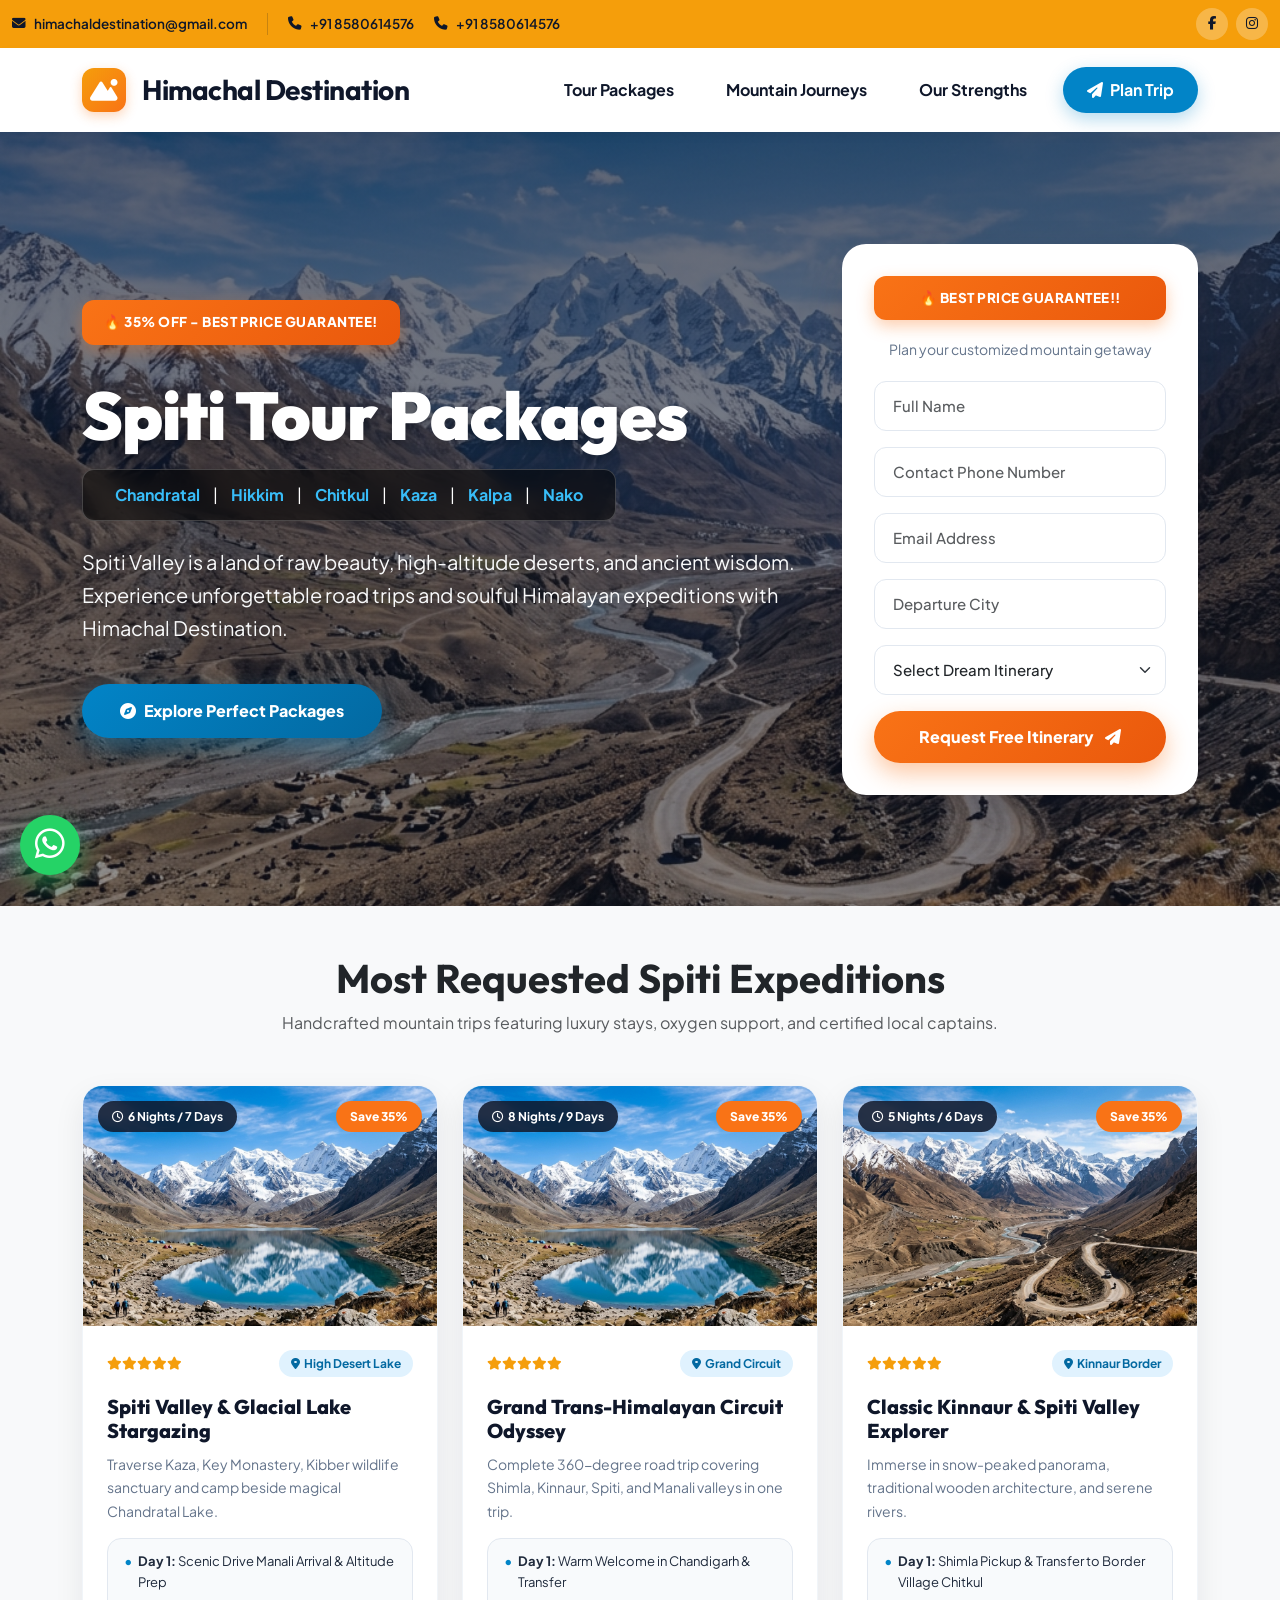
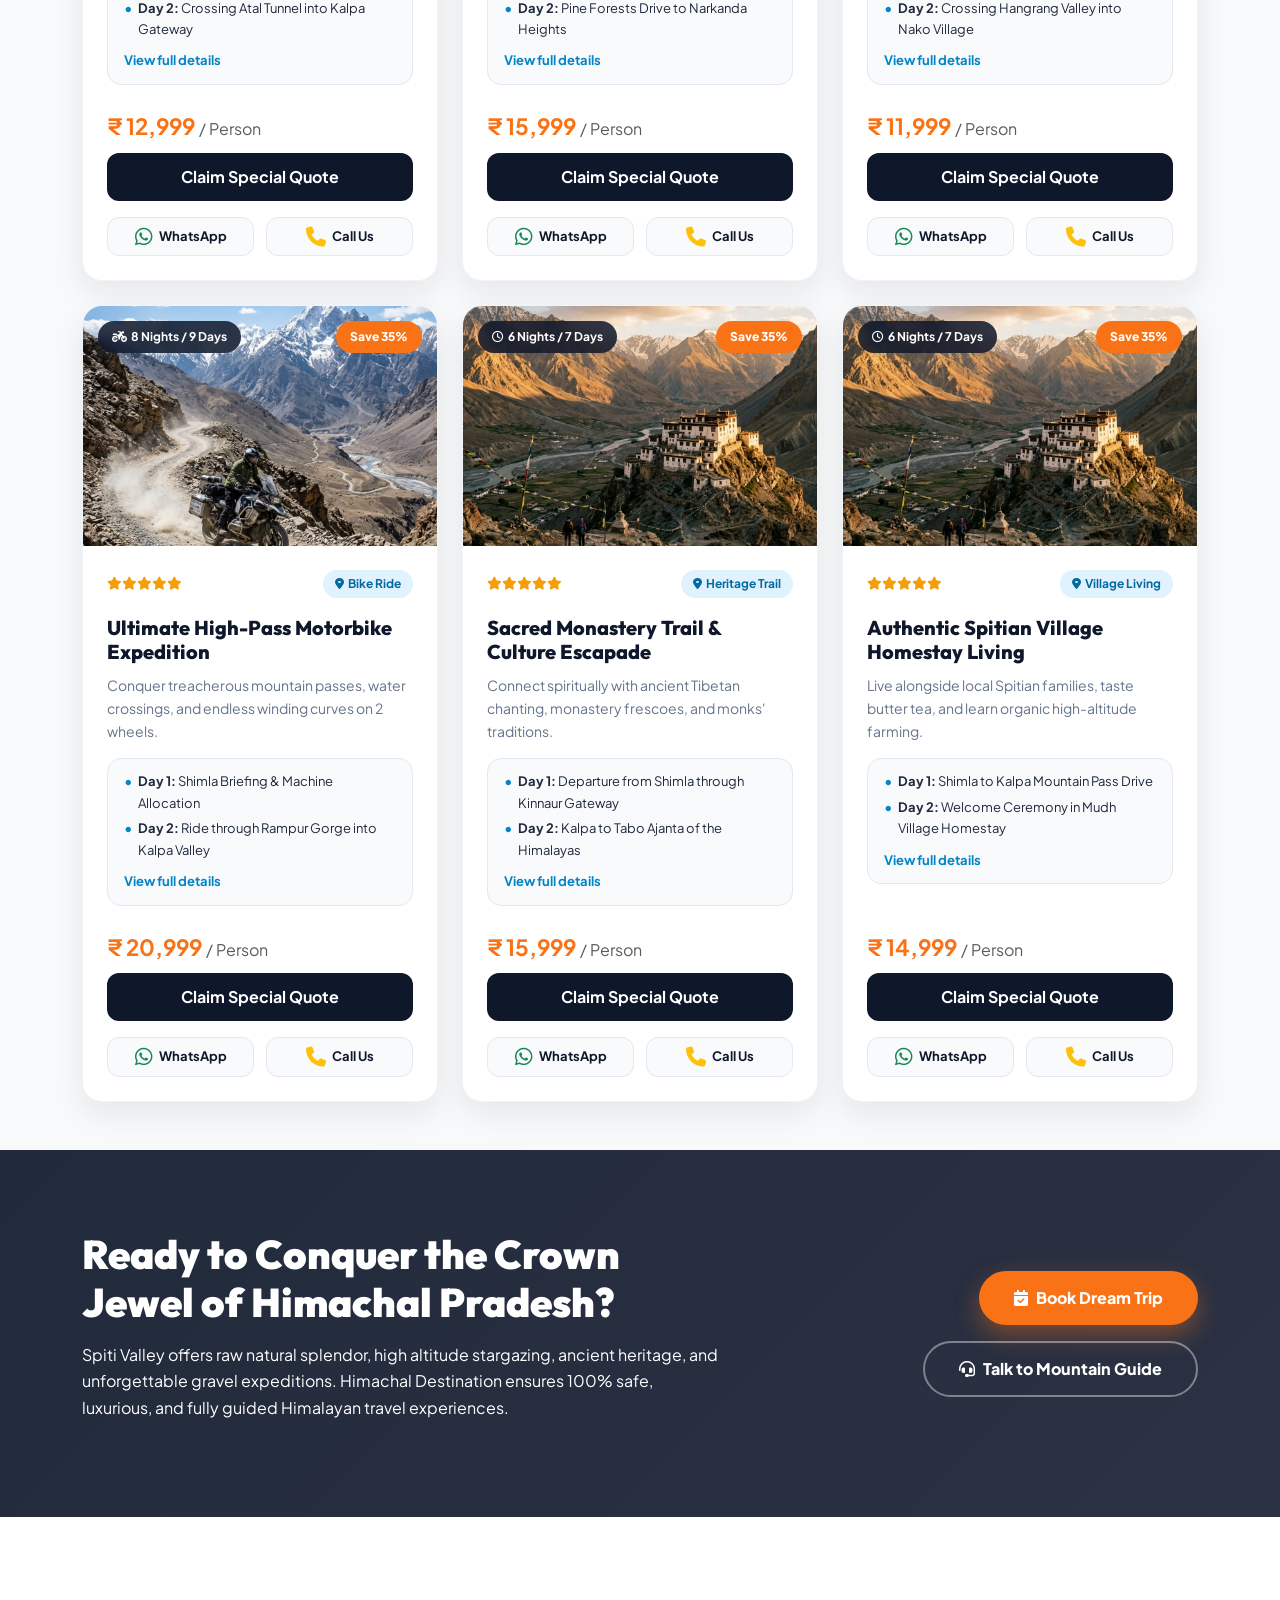
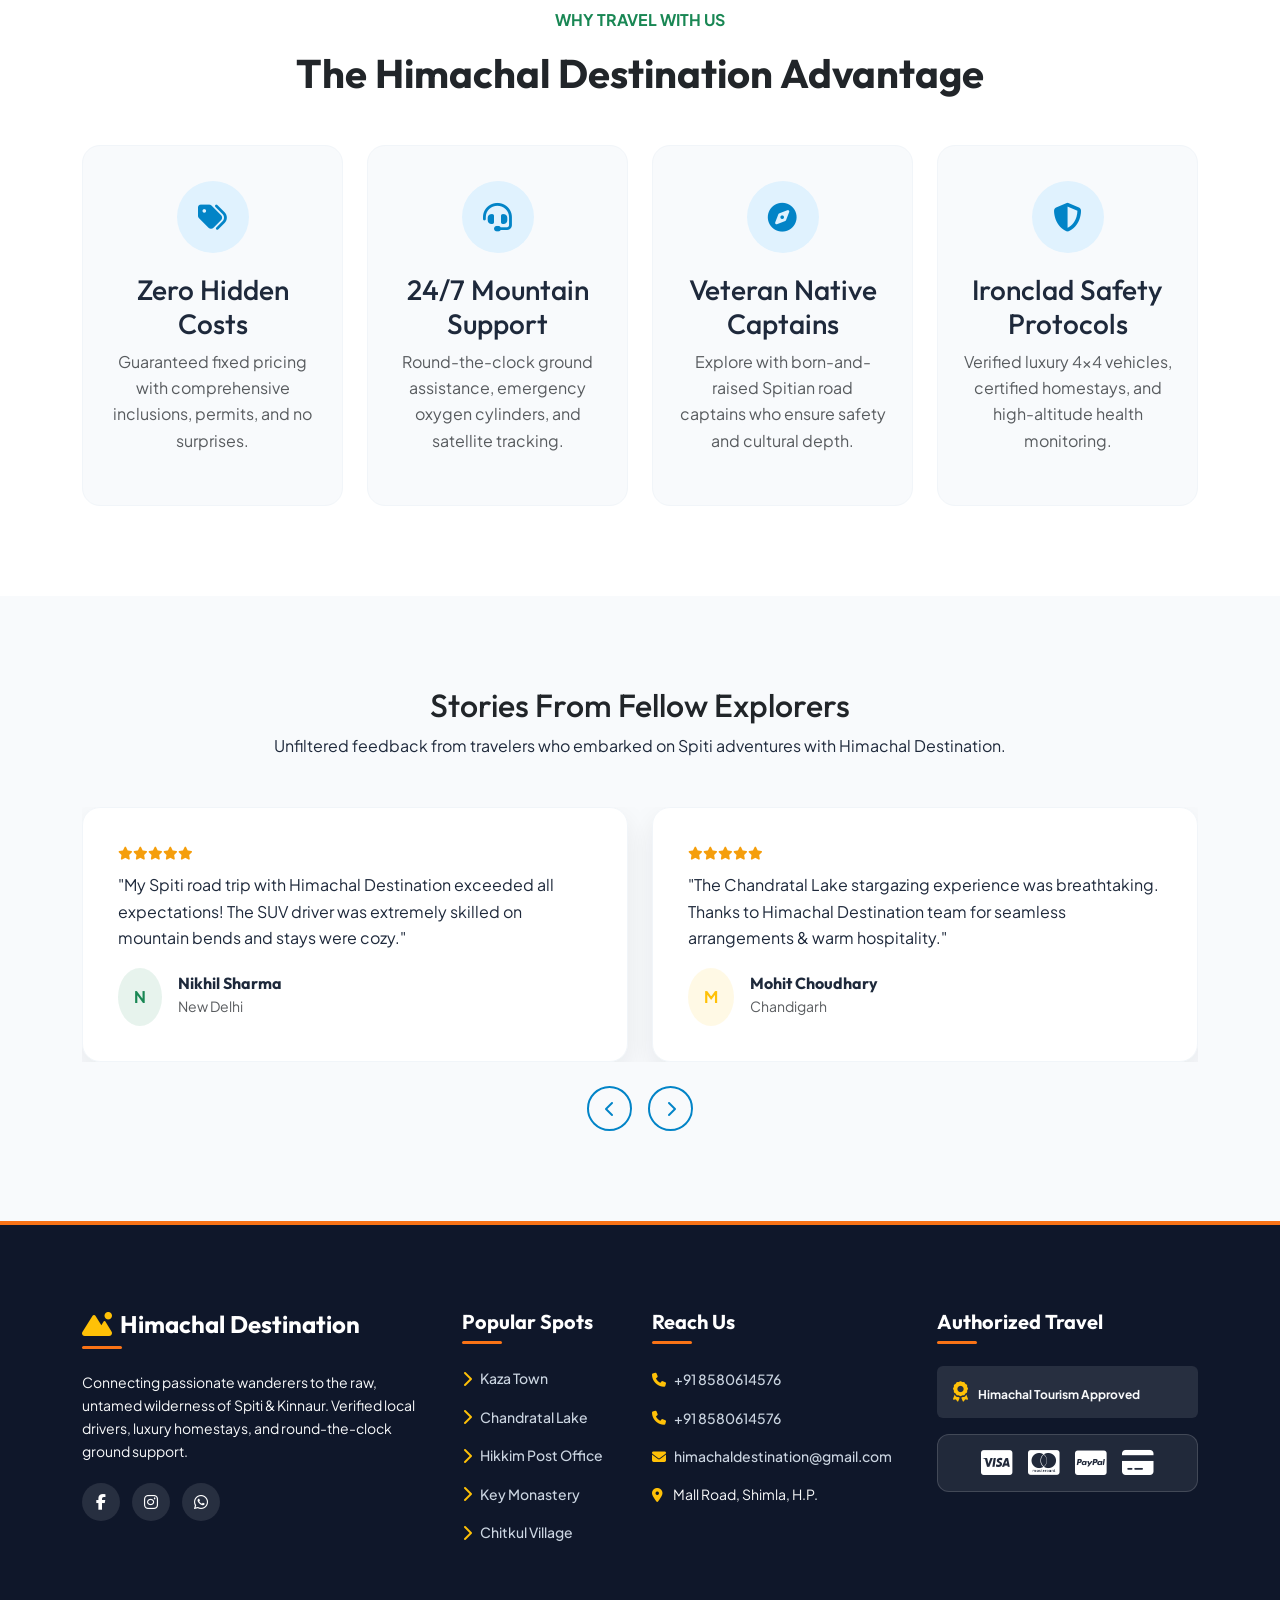
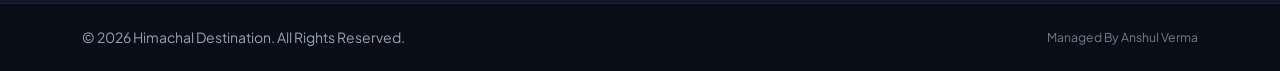
<file: index.html>
<!DOCTYPE html>
<html lang="en">

<head>
    <meta charset="UTF-8" />
    <meta name="viewport" content="width=device-width, initial-scale=1.0" />
    <title>Himachal Destination - Authentic Spiti Valley Expeditions & Himalayan Road Trips 2026</title>
    <meta name="description"
        content="Book handcrafted Spiti Valley journeys with Himachal Destination. Exclusive road trips, high-altitude camping, ancient monastery trails, and thrilling bike expeditions across Kaza & Chandratal.">
    <link rel="icon" href="./images/destination/spiti-monastery-2.jpg">

    <!-- Framework & Fonts Integration -->
    <link href="https://cdn.jsdelivr.net/npm/bootstrap@5.3.3/dist/css/bootstrap.min.css" rel="stylesheet">
    <link href="https://fonts.googleapis.com/css2?family=Outfit:wght@400;500;600;700;800;900&family=Plus+Jakarta+Sans:wght@400;500;600;700;800&display=swap" rel="stylesheet">
    <link rel="stylesheet" href="https://cdnjs.cloudflare.com/ajax/libs/font-awesome/6.5.1/css/all.min.css">

    <!-- Custom Theme Stylesheet -->
    <link rel="stylesheet" href="./css/style.css">

    <!-- Analytics Tracking -->
    <script async src="https://www.googletagmanager.com/gtag/js?id=AW-17689981528"></script>
    <script>
        window.dataLayer = window.dataLayer || [];
        function gtag() { dataLayer.push(arguments); }
        gtag('js', new Date());
        gtag('config', 'AW-17689981528');
    </script>
</head>

<body>

    <!-- Floating Quick Communication Widget -->
    <div class="hd-whatsapp-widget">
        <a href="https://api.whatsapp.com/send?phone=+918580614576&text=Hello%20Himachal%20Destination,%20I%20want%20to%20plan%20my%20Spiti%20dream%20vacation."
            target="_blank" aria-label="Chat on WhatsApp">
            <i class="fa-brands fa-whatsapp"></i>
        </a>
    </div>

    <!-- Top Contact & Social Bar -->
    <div class="hd-top-bar">
        <div class="container hd-header-inner">
            <div class="hd-contact-info">
                <a href="mailto:himachaldestination@gmail.com" class="hd-divider">
                    <i class="fa-solid fa-envelope"></i> himachaldestination@gmail.com
                </a>
                <a href="tel:+918580614576">
                    <i class="fa-solid fa-phone"></i> +91 8580614576
                </a>
                <a href="tel:+918580614576" class="hd-hide-mobile">
                    <i class="fa-solid fa-phone"></i> +91 8580614576
                </a>
            </div>

            <div class="hd-social-links">
                <a href="https://www.facebook.com/people/HimachalDestination/61583162938375/" target="_blank" aria-label="Facebook Page">
                    <i class="fa-brands fa-facebook-f"></i>
                </a>
                <a href="https://www.instagram.com/himachal_destination" target="_blank" aria-label="Instagram Profile">
                    <i class="fa-brands fa-instagram"></i>
                </a>
            </div>
        </div>
    </div>

    <!-- Header Navigation -->
    <nav class="navbar navbar-expand-lg navbar-light" id="mainNavbar">
        <div class="container">
            <a class="navbar-brand fw-bold fs-3 text-dark d-flex align-items-center gap-3" href="index.html">
                <div class="hd-brand-emblem"><i class="fa-solid fa-mountain-sun"></i></div>
                <span>Himachal Destination</span>
            </a>
            <button class="navbar-toggler collapsed" type="button" data-bs-toggle="collapse" data-bs-target="#hdNavMenu" aria-label="Toggle navigation menu">
                <div class="hd-hamburger-icon">
                    <span></span>
                    <span></span>
                    <span></span>
                </div>
            </button>
            <div class="collapse navbar-collapse" id="hdNavMenu">
                <ul class="navbar-nav ms-auto mb-2 mb-lg-0 align-items-center">
                    <li class="nav-item"><a class="nav-link" href="#packages">Tour Packages</a></li>
                    <li class="nav-item"><a class="nav-link" href="#journey">Mountain Journeys</a></li>
                    <li class="nav-item"><a class="nav-link" href="#choose">Our Strengths</a></li>
                    <li class="nav-item">
                        <a href="#popupForm" data-bs-toggle="modal" class="nav-link hd-nav-cta-btn text-white">
                            <i class="fa-solid fa-paper-plane me-1"></i> Plan Trip
                        </a>
                    </li>
                </ul>
            </div>
        </div>
    </nav>

    <!-- Main Content Area -->
    <main>
        <!-- Hero Section -->
        <section class="hero d-flex align-items-center">
            <div class="container">
                <div class="row align-items-center gy-4">
                    <div class="col-md-8 col-content">
                        <span class="hd-promo-tag">
                            🔥 35% OFF - Best Price Guarantee!
                        </span>
                        <h1 class="mt-3">Spiti Tour Packages</h1>
                        <div class="main-location my-2">
                            <span>Chandratal</span> | <span>Hikkim</span> | <span>Chitkul</span> | <span>Kaza</span> | <span>Kalpa</span> | <span>Nako</span>
                        </div>
                        <p class="mt-3 text-light opacity-90 fs-5">
                            Spiti Valley is a land of raw beauty, high-altitude deserts, and ancient wisdom. Experience unforgettable road trips and soulful Himalayan expeditions with Himachal Destination.
                        </p>
                        <a href="#packages" class="btn btn-custom mt-4">
                            <i class="fa-solid fa-compass me-2"></i>Explore Perfect Packages
                        </a>
                    </div>
                    <div class="col-md-4">
                        <div class="hd-booking-card">
                            <div class="hd-promo-tag">
                                🔥 BEST PRICE GUARANTEE!!
                            </div>
                            <p class="form-subtitle text-center">Plan your customized mountain getaway</p>

                            <form action="mail.php" method="post">
                                <input type="text" name="name" placeholder="Full Name" class="form-control" required>
                                <input type="tel" name="phone" placeholder="Contact Phone Number" minlength="10" maxlength="10" class="form-control" required>
                                <input type="email" name="email" placeholder="Email Address" class="form-control" required>
                                <input type="text" name="city" placeholder="Departure City" class="form-control" required>
                                <select name="destination" class="form-select" required>
                                    <option value="">Select Dream Itinerary</option>
                                    <option value="Spiti Valley Tour with Chandratal Lake">Spiti Valley & Glacial Chandratal Stargazing</option>
                                    <option value="Spiti Valley Circuit Tour">Grand Trans-Himalayan Circuit Odyssey</option>
                                    <option value="Spiti Monastery Trail Tour Package">Sacred Monastery Trail & Culture Escapade</option>
                                    <option value="Spiti Bike Expedition Tour">Ultimate High-Pass Motorbike Expedition</option>
                                    <option value="Spiti Valley Tour Package">Classic Spiti & Kinnaur Valley Explorer</option>
                                    <option value="Spiti Cultural Immersion Tour">Authentic Himalayan Village Living</option>
                                </select>
                                <button type="submit" class="btn btn-primary w-100">
                                    Request Free Itinerary <i class="fa-solid fa-paper-plane ms-2"></i>
                                </button>
                            </form>
                        </div>
                    </div>
                </div>
            </div>
        </section>

        <!-- Tour Catalog Section -->
        <section id="packages" class="py-5 bg-light">
            <div class="container">
                <div class="text-center mb-5">
                    <h2 class="fw-bold display-6 text-dark">Most Requested Spiti Expeditions</h2>
                    <p class="text-muted">Handcrafted mountain trips featuring luxury stays, oxygen support, and certified local captains.</p>
                </div>

                <div class="row g-4">
                    <!-- Package Item 1 -->
                    <div class="col-md-6 col-lg-4">
                        <article class="hd-tour-card">
                            <div class="hd-card-banner">
                                <img src="./images/destination/chandratal.jpg" alt="Spiti Valley with Chandratal Lake">
                                <span class="hd-duration-chip"><i class="fa-regular fa-clock me-1"></i>6 Nights / 7 Days</span>
                                <span class="hd-discount-tag">Save 35%</span>
                            </div>
                            <div class="hd-card-content">
                                <div class="d-flex justify-content-between align-items-center mb-2">
                                    <div class="rating">
                                        <i class="fas fa-star"></i><i class="fas fa-star"></i><i class="fas fa-star"></i><i class="fas fa-star"></i><i class="fas fa-star"></i>
                                    </div>
                                    <span class="hd-destination-badge"><i class="fa-solid fa-location-dot me-1"></i>High Desert Lake</span>
                                </div>
                                <h3 class="hd-tour-title fs-5">Spiti Valley & Glacial Lake Stargazing</h3>
                                <p class="hd-tour-summary">Traverse Kaza, Key Monastery, Kibber wildlife sanctuary and camp beside magical Chandratal Lake.</p>
                                
                                <div class="hd-itinerary-accordion">
                                    <div class="hd-itinerary-step"><strong>Day 1:</strong> Scenic Drive Manali Arrival & Altitude Prep</div>
                                    <div class="hd-itinerary-step"><strong>Day 2:</strong> Crossing Atal Tunnel into Kalpa Gateway</div>
                                    <div class="hd-itinerary-collapse">
                                        <div class="hd-itinerary-step"><strong>Day 3:</strong> Across Kunzum Pass into Heart of Kaza</div>
                                        <div class="hd-itinerary-step"><strong>Day 4:</strong> World's Highest Post Office Hikkim & Komik</div>
                                        <div class="hd-itinerary-step"><strong>Day 5:</strong> Ancient Tabo Monastery & Pin Valley Safari</div>
                                        <div class="hd-itinerary-step"><strong>Day 6:</strong> Sunset Camping beside Chandratal Moon Lake</div>
                                        <div class="hd-itinerary-step"><strong>Day 7:</strong> Return Journey to Manali via Rohtang Pass</div>
                                    </div>
                                    <button class="hd-accordion-btn" onclick="hdHandleItineraryToggle(this)">View full details</button>
                                </div>

                                <div class="mt-auto">
                                    <p class="hd-tour-price fw-bold my-2">₹ 12,999 <span class="fs-6 fw-normal text-muted">/ Person</span></p>
                                    <a href="#" class="btn btn-dark w-100 mb-3" data-bs-toggle="modal" data-bs-target="#popupForm">Claim Special Quote</a>
                                    <div class="hd-action-group">
                                        <div class="hd-action-item">
                                            <a href="https://api.whatsapp.com/send?phone=+918091068266&text=Hello%20Himachal%20Destination,%20I%20want%20to%20book%20Chandratal%20Stargazing%20Tour." target="_blank">
                                                <i class="fa-brands fa-whatsapp text-success fs-5"></i> WhatsApp
                                            </a>
                                        </div>
                                        <div class="hd-action-item">
                                            <a href="tel:+919876543210">
                                                <i class="fa-solid fa-phone text-warning fs-5"></i> Call Us
                                            </a>
                                        </div>
                                    </div>
                                </div>
                            </div>
                        </article>
                    </div>

                    <!-- Package Item 2 -->
                    <div class="col-md-6 col-lg-4">
                        <article class="hd-tour-card">
                            <div class="hd-card-banner">
                                <img src="./images/destination/hikkim.jpg" alt="Trans-Himalayan Circuit Tour">
                                <span class="hd-duration-chip"><i class="fa-regular fa-clock me-1"></i>8 Nights / 9 Days</span>
                                <span class="hd-discount-tag">Save 35%</span>
                            </div>
                            <div class="hd-card-content">
                                <div class="d-flex justify-content-between align-items-center mb-2">
                                    <div class="rating">
                                        <i class="fas fa-star"></i><i class="fas fa-star"></i><i class="fas fa-star"></i><i class="fas fa-star"></i><i class="fas fa-star"></i>
                                    </div>
                                    <span class="hd-destination-badge"><i class="fa-solid fa-location-dot me-1"></i>Grand Circuit</span>
                                </div>
                                <h3 class="hd-tour-title fs-5">Grand Trans-Himalayan Circuit Odyssey</h3>
                                <p class="hd-tour-summary">Complete 360-degree road trip covering Shimla, Kinnaur, Spiti, and Manali valleys in one trip.</p>
                                
                                <div class="hd-itinerary-accordion">
                                    <div class="hd-itinerary-step"><strong>Day 1:</strong> Warm Welcome in Chandigarh & Transfer</div>
                                    <div class="hd-itinerary-step"><strong>Day 2:</strong> Pine Forests Drive to Narkanda Heights</div>
                                    <div class="hd-itinerary-collapse">
                                        <div class="hd-itinerary-step"><strong>Day 3:</strong> Journey to India's Last Village Chitkul</div>
                                        <div class="hd-itinerary-step"><strong>Day 4:</strong> Baspa River Trails to Holy Nako Lake</div>
                                        <div class="hd-itinerary-step"><strong>Day 5:</strong> Entering Spiti Valley Kaza Town Exploration</div>
                                        <div class="hd-itinerary-step"><strong>Day 6:</strong> High Altitude Villages & Key Monastery Trek</div>
                                        <div class="hd-itinerary-step"><strong>Day 7:</strong> Scenic Overlook Drive to Kalpa Apple Orchards</div>
                                        <div class="hd-itinerary-step"><strong>Day 8:</strong> Queen of Hills Shimla Evening Stroll</div>
                                        <div class="hd-itinerary-step"><strong>Day 9:</strong> Return Departure Drive to Chandigarh</div>
                                    </div>
                                    <button class="hd-accordion-btn" onclick="hdHandleItineraryToggle(this)">View full details</button>
                                </div>

                                <div class="mt-auto">
                                    <p class="hd-tour-price fw-bold my-2">₹ 15,999 <span class="fs-6 fw-normal text-muted">/ Person</span></p>
                                    <a href="#" class="btn btn-dark w-100 mb-3" data-bs-toggle="modal" data-bs-target="#popupForm">Claim Special Quote</a>
                                    <div class="hd-action-group">
                                        <div class="hd-action-item">
                                            <a href="https://api.whatsapp.com/send?phone=+918091068266&text=Hello%20Himachal%20Destination,%20I%20want%20to%20book%20Grand%20Circuit%20Odyssey." target="_blank">
                                                <i class="fa-brands fa-whatsapp text-success fs-5"></i> WhatsApp
                                            </a>
                                        </div>
                                        <div class="hd-action-item">
                                            <a href="tel:+919876543210">
                                                <i class="fa-solid fa-phone text-warning fs-5"></i> Call Us
                                            </a>
                                        </div>
                                    </div>
                                </div>
                            </div>
                        </article>
                    </div>

                    <!-- Package Item 3 -->
                    <div class="col-md-6 col-lg-4">
                        <article class="hd-tour-card">
                            <div class="hd-card-banner">
                                <img src="./images/destination/chhitkul.jfif" alt="Classic Spiti Explorer">
                                <span class="hd-duration-chip"><i class="fa-regular fa-clock me-1"></i>5 Nights / 6 Days</span>
                                <span class="hd-discount-tag">Save 35%</span>
                            </div>
                            <div class="hd-card-content">
                                <div class="d-flex justify-content-between align-items-center mb-2">
                                    <div class="rating">
                                        <i class="fas fa-star"></i><i class="fas fa-star"></i><i class="fas fa-star"></i><i class="fas fa-star"></i><i class="fas fa-star"></i>
                                    </div>
                                    <span class="hd-destination-badge"><i class="fa-solid fa-location-dot me-1"></i>Kinnaur Border</span>
                                </div>
                                <h3 class="hd-tour-title fs-5">Classic Kinnaur & Spiti Valley Explorer</h3>
                                <p class="hd-tour-summary">Immerse in snow-peaked panorama, traditional wooden architecture, and serene rivers.</p>
                                
                                <div class="hd-itinerary-accordion">
                                    <div class="hd-itinerary-step"><strong>Day 1:</strong> Shimla Pickup & Transfer to Border Village Chitkul</div>
                                    <div class="hd-itinerary-step"><strong>Day 2:</strong> Crossing Hangrang Valley into Nako Village</div>
                                    <div class="hd-itinerary-collapse">
                                        <div class="hd-itinerary-step"><strong>Day 3:</strong> Kaza Local Heritage Sightseeing & Markets</div>
                                        <div class="hd-itinerary-step"><strong>Day 4:</strong> High Altitude Chicham Bridge & Kibber Reserve</div>
                                        <div class="hd-itinerary-step"><strong>Day 5:</strong> Dhankar Cliffside Gompa & Kalpa Homestay</div>
                                        <div class="hd-itinerary-step"><strong>Day 6:</strong> Farewell Mountain Drive back to Shimla</div>
                                    </div>
                                    <button class="hd-accordion-btn" onclick="hdHandleItineraryToggle(this)">View full details</button>
                                </div>

                                <div class="mt-auto">
                                    <p class="hd-tour-price fw-bold my-2">₹ 11,999 <span class="fs-6 fw-normal text-muted">/ Person</span></p>
                                    <a href="#" class="btn btn-dark w-100 mb-3" data-bs-toggle="modal" data-bs-target="#popupForm">Claim Special Quote</a>
                                    <div class="hd-action-group">
                                        <div class="hd-action-item">
                                            <a href="https://api.whatsapp.com/send?phone=+918091068266&text=Hello%20Himachal%20Destination,%20I%20want%20to%20book%20Classic%20Explorer%20Package." target="_blank">
                                                <i class="fa-brands fa-whatsapp text-success fs-5"></i> WhatsApp
                                            </a>
                                        </div>
                                        <div class="hd-action-item">
                                            <a href="tel:+919876543210">
                                                <i class="fa-solid fa-phone text-warning fs-5"></i> Call Us
                                            </a>
                                        </div>
                                    </div>
                                </div>
                            </div>
                        </article>
                    </div>

                    <!-- Package Item 4 -->
                    <div class="col-md-6 col-lg-4">
                        <article class="hd-tour-card">
                            <div class="hd-card-banner">
                                <img src="./images/destination/spiti-bike.jpg" alt="Motorbike Expedition">
                                <span class="hd-duration-chip"><i class="fa-solid fa-motorcycle me-1"></i>8 Nights / 9 Days</span>
                                <span class="hd-discount-tag">Save 35%</span>
                            </div>
                            <div class="hd-card-content">
                                <div class="d-flex justify-content-between align-items-center mb-2">
                                    <div class="rating">
                                        <i class="fas fa-star"></i><i class="fas fa-star"></i><i class="fas fa-star"></i><i class="fas fa-star"></i><i class="fas fa-star"></i>
                                    </div>
                                    <span class="hd-destination-badge"><i class="fa-solid fa-location-dot me-1"></i>Bike Ride</span>
                                </div>
                                <h3 class="hd-tour-title fs-5">Ultimate High-Pass Motorbike Expedition</h3>
                                <p class="hd-tour-summary">Conquer treacherous mountain passes, water crossings, and endless winding curves on 2 wheels.</p>
                                
                                <div class="hd-itinerary-accordion">
                                    <div class="hd-itinerary-step"><strong>Day 1:</strong> Shimla Briefing & Machine Allocation</div>
                                    <div class="hd-itinerary-step"><strong>Day 2:</strong> Ride through Rampur Gorge into Kalpa Valley</div>
                                    <div class="hd-itinerary-collapse">
                                        <div class="hd-itinerary-step"><strong>Day 3:</strong> Offroad Trails Kalpa to Tabo Monastery</div>
                                        <div class="hd-itinerary-step"><strong>Day 4:</strong> Speed Highway Ride into Kaza Heartlands</div>
                                        <div class="hd-itinerary-step"><strong>Day 5:</strong> Highest Riding Circuit Hikkim, Komic, Langza</div>
                                        <div class="hd-itinerary-step"><strong>Day 6:</strong> High Altitude Water Crossing Ride to Chandratal</div>
                                        <div class="hd-itinerary-step"><strong>Day 7:</strong> Conquering Kunzum Pass to Manali Valley</div>
                                        <div class="hd-itinerary-step"><strong>Day 8:</strong> Relaxation Day & Machine Maintenance</div>
                                        <div class="hd-itinerary-step"><strong>Day 9:</strong> Final Departure with Legendary Memories</div>
                                    </div>
                                    <button class="hd-accordion-btn" onclick="hdHandleItineraryToggle(this)">View full details</button>
                                </div>

                                <div class="mt-auto">
                                    <p class="hd-tour-price fw-bold my-2">₹ 20,999 <span class="fs-6 fw-normal text-muted">/ Person</span></p>
                                    <a href="#" class="btn btn-dark w-100 mb-3" data-bs-toggle="modal" data-bs-target="#popupForm">Claim Special Quote</a>
                                    <div class="hd-action-group">
                                        <div class="hd-action-item">
                                            <a href="https://api.whatsapp.com/send?phone=+918091068266&text=Hello%20Himachal%20Destination,%20I%20want%20to%20book%20Bike%20Expedition." target="_blank">
                                                <i class="fa-brands fa-whatsapp text-success fs-5"></i> WhatsApp
                                            </a>
                                        </div>
                                        <div class="hd-action-item">
                                            <a href="tel:+919876543210">
                                                <i class="fa-solid fa-phone text-warning fs-5"></i> Call Us
                                            </a>
                                        </div>
                                    </div>
                                </div>
                            </div>
                        </article>
                    </div>

                    <!-- Package Item 5 -->
                    <div class="col-md-6 col-lg-4">
                        <article class="hd-tour-card">
                            <div class="hd-card-banner">
                                <img src="./images/destination/spiti-monastery-2.jpg" alt="Monastery Trail">
                                <span class="hd-duration-chip"><i class="fa-regular fa-clock me-1"></i>6 Nights / 7 Days</span>
                                <span class="hd-discount-tag">Save 35%</span>
                            </div>
                            <div class="hd-card-content">
                                <div class="d-flex justify-content-between align-items-center mb-2">
                                    <div class="rating">
                                        <i class="fas fa-star"></i><i class="fas fa-star"></i><i class="fas fa-star"></i><i class="fas fa-star"></i><i class="fas fa-star"></i>
                                    </div>
                                    <span class="hd-destination-badge"><i class="fa-solid fa-location-dot me-1"></i>Heritage Trail</span>
                                </div>
                                <h3 class="hd-tour-title fs-5">Sacred Monastery Trail & Culture Escapade</h3>
                                <p class="hd-tour-summary">Connect spiritually with ancient Tibetan chanting, monastery frescoes, and monks' traditions.</p>
                                
                                <div class="hd-itinerary-accordion">
                                    <div class="hd-itinerary-step"><strong>Day 1:</strong> Departure from Shimla through Kinnaur Gateway</div>
                                    <div class="hd-itinerary-step"><strong>Day 2:</strong> Kalpa to Tabo Ajanta of the Himalayas</div>
                                    <div class="hd-itinerary-collapse">
                                        <div class="hd-itinerary-step"><strong>Day 3:</strong> Meditation Session & Village Stroll in Tabo</div>
                                        <div class="hd-itinerary-step"><strong>Day 4:</strong> Perched Citadel Gompa Visit in Dhankar</div>
                                        <div class="hd-itinerary-step"><strong>Day 5:</strong> Famous Key Monastery Blessing & Kibber Reserve</div>
                                        <div class="hd-itinerary-step"><strong>Day 6:</strong> Scenic Drive Back to Kalpa Homestays</div>
                                        <div class="hd-itinerary-step"><strong>Day 7:</strong> Return Arrival in Shimla City</div>
                                    </div>
                                    <button class="hd-accordion-btn" onclick="hdHandleItineraryToggle(this)">View full details</button>
                                </div>

                                <div class="mt-auto">
                                    <p class="hd-tour-price fw-bold my-2">₹ 15,999 <span class="fs-6 fw-normal text-muted">/ Person</span></p>
                                    <a href="#" class="btn btn-dark w-100 mb-3" data-bs-toggle="modal" data-bs-target="#popupForm">Claim Special Quote</a>
                                    <div class="hd-action-group">
                                        <div class="hd-action-item">
                                            <a href="https://api.whatsapp.com/send?phone=+918091068266&text=Hello%20Himachal%20Destination,%20I%20want%20to%20book%20Sacred%20Monastery%20Trail." target="_blank">
                                                <i class="fa-brands fa-whatsapp text-success fs-5"></i> WhatsApp
                                            </a>
                                        </div>
                                        <div class="hd-action-item">
                                            <a href="tel:+919876543210">
                                                <i class="fa-solid fa-phone text-warning fs-5"></i> Call Us
                                            </a>
                                        </div>
                                    </div>
                                </div>
                            </div>
                        </article>
                    </div>

                    <!-- Package Item 6 -->
                    <div class="col-md-6 col-lg-4">
                        <article class="hd-tour-card">
                            <div class="hd-card-banner">
                                <img src="./images/destination/spiti-culture.webp" alt="Cultural Immersion">
                                <span class="hd-duration-chip"><i class="fa-regular fa-clock me-1"></i>6 Nights / 7 Days</span>
                                <span class="hd-discount-tag">Save 35%</span>
                            </div>
                            <div class="hd-card-content">
                                <div class="d-flex justify-content-between align-items-center mb-2">
                                    <div class="rating">
                                        <i class="fas fa-star"></i><i class="fas fa-star"></i><i class="fas fa-star"></i><i class="fas fa-star"></i><i class="fas fa-star"></i>
                                    </div>
                                    <span class="hd-destination-badge"><i class="fa-solid fa-location-dot me-1"></i>Village Living</span>
                                </div>
                                <h3 class="hd-tour-title fs-5">Authentic Spitian Village Homestay Living</h3>
                                <p class="hd-tour-summary">Live alongside local Spitian families, taste butter tea, and learn organic high-altitude farming.</p>
                                
                                <div class="hd-itinerary-accordion">
                                    <div class="hd-itinerary-step"><strong>Day 1:</strong> Shimla to Kalpa Mountain Pass Drive</div>
                                    <div class="hd-itinerary-step"><strong>Day 2:</strong> Welcome Ceremony in Mudh Village Homestay</div>
                                    <div class="hd-itinerary-collapse">
                                        <div class="hd-itinerary-step"><strong>Day 3:</strong> Traditional Culinary Workshops & Butter Tea Making</div>
                                        <div class="hd-itinerary-step"><strong>Day 4:</strong> Evening Folk Storytelling by Village Elders</div>
                                        <div class="hd-itinerary-step"><strong>Day 5:</strong> Organic Farming Experience & Wool Crafting</div>
                                        <div class="hd-itinerary-step"><strong>Day 6:</strong> Stargazing & Reflection in Peaceful Kaza</div>
                                        <div class="hd-itinerary-step"><strong>Day 7:</strong> Departure from Spiti back to Shimla</div>
                                    </div>
                                    <button class="hd-accordion-btn" onclick="hdHandleItineraryToggle(this)">View full details</button>
                                </div>

                                <div class="mt-auto">
                                    <p class="hd-tour-price fw-bold my-2">₹ 14,999 <span class="fs-6 fw-normal text-muted">/ Person</span></p>
                                    <a href="#" class="btn btn-dark w-100 mb-3" data-bs-toggle="modal" data-bs-target="#popupForm">Claim Special Quote</a>
                                    <div class="hd-action-group">
                                        <div class="hd-action-item">
                                            <a href="https://api.whatsapp.com/send?phone=+918091068266&text=Hello%20Himachal%20Destination,%20I%20want%20to%20book%20Village%20Homestay%20Living." target="_blank">
                                                <i class="fa-brands fa-whatsapp text-success fs-5"></i> WhatsApp
                                            </a>
                                        </div>
                                        <div class="hd-action-item">
                                            <a href="tel:+919876543210">
                                                <i class="fa-solid fa-phone text-warning fs-5"></i> Call Us
                                            </a>
                                        </div>
                                    </div>
                                </div>
                            </div>
                        </article>
                    </div>

                </div>
            </div>
        </section>

        <!-- Call to Action Banner -->
        <section id="journey" class="hd-banner-cta">
            <div class="journey-overlay">
                <div class="container">
                    <div class="row align-items-center gy-4">
                        <div class="col-lg-7 text-center text-lg-start">
                            <h2 class="cta-title fs-1">Ready to Conquer the Crown Jewel of Himachal Pradesh?</h2>
                            <p class="cta-text mt-3 opacity-90 fs-6">
                                Spiti Valley offers raw natural splendor, high altitude stargazing, ancient heritage, and unforgettable gravel expeditions. Himachal Destination ensures 100% safe, luxurious, and fully guided Himalayan travel experiences.
                            </p>
                        </div>
                        <div class="col-lg-5 text-center text-lg-end">
                            <div class="d-flex gap-3 justify-content-center justify-content-lg-end flex-wrap">
                                <a href="#" class="btn btn-cta-primary" data-bs-toggle="modal" data-bs-target="#popupForm">
                                    <i class="fa-solid fa-calendar-check me-2"></i>Book Dream Trip
                                </a>
                                <a href="tel:+919876543210" class="btn btn-cta-outline">
                                    <i class="fa-solid fa-headset me-2"></i>Talk to Mountain Guide
                                </a>
                            </div>
                        </div>
                    </div>
                </div>
            </div>
        </section>

        <!-- Features Showcase Section -->
        <section class="py-6" id="choose">
            <div class="container text-center">
                <div class="mb-5">
                    <p class="text-uppercase fw-bold text-success tracking-wider">Why Travel With Us</p>
                    <h2 class="fw-bold display-6 text-dark">The Himachal Destination Advantage</h2>
                </div>

                <div class="row g-4">
                    <div class="col-md-3">
                        <div class="hd-feature-box">
                            <div class="icon-wrapper">
                                <i class="fa-solid fa-tags"></i>
                            </div>
                            <h3>Zero Hidden Costs</h3>
                            <p class="text-muted">Guaranteed fixed pricing with comprehensive inclusions, permits, and no surprises.</p>
                        </div>
                    </div>

                    <div class="col-md-3">
                        <div class="hd-feature-box">
                            <div class="icon-wrapper">
                                <i class="fa-solid fa-headset"></i>
                            </div>
                            <h3>24/7 Mountain Support</h3>
                            <p class="text-muted">Round-the-clock ground assistance, emergency oxygen cylinders, and satellite tracking.</p>
                        </div>
                    </div>

                    <div class="col-md-3">
                        <div class="hd-feature-box">
                            <div class="icon-wrapper">
                                <i class="fa-solid fa-compass"></i>
                            </div>
                            <h3>Veteran Native Captains</h3>
                            <p class="text-muted">Explore with born-and-raised Spitian road captains who ensure safety and cultural depth.</p>
                        </div>
                    </div>

                    <div class="col-md-3">
                        <div class="hd-feature-box">
                            <div class="icon-wrapper">
                                <i class="fa-solid fa-shield-halved"></i>
                            </div>
                            <h3>Ironclad Safety Protocols</h3>
                            <p class="text-muted">Verified luxury 4x4 vehicles, certified homestays, and high-altitude health monitoring.</p>
                        </div>
                    </div>
                </div>
            </div>
        </section>

        <!-- Reviews Showcase Section -->
        <section class="hd-reviews-section">
            <div class="container">
                <div class="text-center mb-5">
                    <h2 class="testimonial-title text-dark fs-2">Stories From Fellow Explorers</h2>
                    <p class="testimonial-subtitle">Unfiltered feedback from travelers who embarked on Spiti adventures with Himachal Destination.</p>
                </div>

                <!-- Interactive Carousel Slider -->
                <div id="hdReviewCarousel" class="carousel slide" data-bs-ride="carousel" data-bs-interval="2500">
                    <div class="carousel-inner">
                        <!-- Carousel Slide 1 -->
                        <div class="carousel-item active">
                            <div class="row g-4 justify-content-center">
                                <div class="col-md-6">
                                    <div class="hd-review-card">
                                        <div class="rating mb-2">
                                            <i class="fas fa-star"></i><i class="fas fa-star"></i><i class="fas fa-star"></i><i class="fas fa-star"></i><i class="fas fa-star"></i>
                                        </div>
                                        <p class="testimonial-text">"My Spiti road trip with Himachal Destination exceeded all expectations! The SUV driver was extremely skilled on mountain bends and stays were cozy."</p>
                                        <div class="d-flex align-items-center gap-3">
                                            <div class="bg-success bg-opacity-10 rounded-circle p-3 text-success fw-bold">N</div>
                                            <div>
                                                <h3 class="mb-0 fw-bold fs-6">Nikhil Sharma</h3>
                                                <small class="text-muted">New Delhi</small>
                                            </div>
                                        </div>
                                    </div>
                                </div>
                                <div class="col-md-6 d-none d-md-block">
                                    <div class="hd-review-card">
                                        <div class="rating mb-2">
                                            <i class="fas fa-star"></i><i class="fas fa-star"></i><i class="fas fa-star"></i><i class="fas fa-star"></i><i class="fas fa-star"></i>
                                        </div>
                                        <p class="testimonial-text">"The Chandratal Lake stargazing experience was breathtaking. Thanks to Himachal Destination team for seamless arrangements & warm hospitality."</p>
                                        <div class="d-flex align-items-center gap-3">
                                            <div class="bg-warning bg-opacity-10 rounded-circle p-3 text-warning fw-bold">M</div>
                                            <div>
                                                <h3 class="mb-0 fw-bold fs-6">Mohit Choudhary</h3>
                                                <small class="text-muted">Chandigarh</small>
                                            </div>
                                        </div>
                                    </div>
                                </div>
                            </div>
                        </div>

                        <!-- Carousel Slide 2 -->
                        <div class="carousel-item">
                            <div class="row g-4 justify-content-center">
                                <div class="col-md-6">
                                    <div class="hd-review-card">
                                        <div class="rating mb-2">
                                            <i class="fas fa-star"></i><i class="fas fa-star"></i><i class="fas fa-star"></i><i class="fas fa-star"></i><i class="fas fa-star"></i>
                                        </div>
                                        <p class="testimonial-text">"As a female solo traveler, safety was my priority. Himachal Destination provided an exceptional guide and family homestays. 10/10 recommend!"</p>
                                        <div class="d-flex align-items-center gap-3">
                                            <div class="bg-info bg-opacity-10 rounded-circle p-3 text-info fw-bold">H</div>
                                            <div>
                                                <h3 class="mb-0 fw-bold fs-6">Harsha Prasher</h3>
                                                <small class="text-muted">Shimla</small>
                                            </div>
                                        </div>
                                    </div>
                                </div>
                                <div class="col-md-6 d-none d-md-block">
                                    <div class="hd-review-card">
                                        <div class="rating mb-2">
                                            <i class="fas fa-star"></i><i class="fas fa-star"></i><i class="fas fa-star"></i><i class="fas fa-star"></i><i class="fas fa-star"></i>
                                        </div>
                                        <p class="testimonial-text">"Our family circuit expedition was flawless. From Key Monastery blessings to hot organic Spitian meals, everything was unforgettable."</p>
                                        <div class="d-flex align-items-center gap-3">
                                            <div class="bg-danger bg-opacity-10 rounded-circle p-3 text-danger fw-bold">I</div>
                                            <div>
                                                <h3 class="mb-0 fw-bold fs-6">Ishita Vashist</h3>
                                                <small class="text-muted">Ludhiana</small>
                                            </div>
                                        </div>
                                    </div>
                                </div>
                            </div>
                        </div>

                        <!-- Carousel Slide 3 -->
                        <div class="carousel-item">
                            <div class="row g-4 justify-content-center">
                                <div class="col-md-6">
                                    <div class="hd-review-card">
                                        <div class="rating mb-2">
                                            <i class="fas fa-star"></i><i class="fas fa-star"></i><i class="fas fa-star"></i><i class="fas fa-star"></i><i class="fas fa-star"></i>
                                        </div>
                                        <p class="testimonial-text">"Riding 500km across high Himalayan passes on Royal Enfields organized by Himachal Destination was a dream come true. Flawless support backup vehicle!"</p>
                                        <div class="d-flex align-items-center gap-3">
                                            <div class="bg-primary bg-opacity-10 rounded-circle p-3 text-primary fw-bold">R</div>
                                            <div>
                                                <h3 class="mb-0 fw-bold fs-6">Rahul Verma</h3>
                                                <small class="text-muted">Gurugram</small>
                                            </div>
                                        </div>
                                    </div>
                                </div>
                                <div class="col-md-6 d-none d-md-block">
                                    <div class="hd-review-card">
                                        <div class="rating mb-2">
                                            <i class="fas fa-star"></i><i class="fas fa-star"></i><i class="fas fa-star"></i><i class="fas fa-star"></i><i class="fas fa-star"></i>
                                        </div>
                                        <p class="testimonial-text">"Honest pricing, luxury cabs, and respectful drivers. Himachal Destination is undoubtedly the best tour company for Spiti Valley."</p>
                                        <div class="d-flex align-items-center gap-3">
                                            <div class="bg-secondary bg-opacity-10 rounded-circle p-3 text-secondary fw-bold">A</div>
                                            <div>
                                                <h3 class="mb-0 fw-bold fs-6">Abhishek Kumar</h3>
                                                <small class="text-muted">Patna</small>
                                            </div>
                                        </div>
                                    </div>
                                </div>
                            </div>
                        </div>
                    </div>

                    <!-- Slider Next / Prev Controls -->
                    <div class="d-flex justify-content-center gap-3 mt-4">
                        <button class="hd-slider-nav" type="button" data-bs-target="#hdReviewCarousel" data-bs-slide="prev" aria-label="Previous review">
                            <i class="fa-solid fa-chevron-left"></i>
                        </button>
                        <button class="hd-slider-nav" type="button" data-bs-target="#hdReviewCarousel" data-bs-slide="next" aria-label="Next review">
                            <i class="fa-solid fa-chevron-right"></i>
                        </button>
                    </div>
                </div>
            </div>
        </section>
    </main>

    <!-- Footer Section -->
    <footer>
        <div class="container">
            <div class="row gy-4">
                <!-- Col 1: Brand Info -->
                <div class="col-lg-4 col-md-6">
                    <h3 class="fs-4 d-flex align-items-center gap-2 text-white fw-bold"><i class="fa-solid fa-mountain-sun text-warning"></i> Himachal Destination</h3>
                    <p class="small text-light opacity-85 mt-3">Connecting passionate wanderers to the raw, untamed wilderness of Spiti & Kinnaur. Verified local drivers, luxury homestays, and round-the-clock ground support.</p>
                    <div class="hd-footer-social">
                        <a href="https://www.facebook.com/people/HimachalDestination/61583162938375/" target="_blank" aria-label="Facebook"><i class="fa-brands fa-facebook-f"></i></a>
                        <a href="https://www.instagram.com/himachal_destination" target="_blank" aria-label="Instagram"><i class="fa-brands fa-instagram"></i></a>
                        <a href="https://api.whatsapp.com/send?phone=+919816002003" target="_blank" aria-label="WhatsApp"><i class="fa-brands fa-whatsapp"></i></a>
                    </div>
                </div>

                <!-- Col 2: Quick Links -->
                <div class="col-lg-2 col-md-6">
                    <h3 class="fs-5 text-white fw-bold">Popular Spots</h3>
                    <ul class="hd-footer-links">
                        <li><a href="#packages"><i class="fa-solid fa-chevron-right fs-6 text-warning"></i> Kaza Town</a></li>
                        <li><a href="#packages"><i class="fa-solid fa-chevron-right fs-6 text-warning"></i> Chandratal Lake</a></li>
                        <li><a href="#packages"><i class="fa-solid fa-chevron-right fs-6 text-warning"></i> Hikkim Post Office</a></li>
                        <li><a href="#packages"><i class="fa-solid fa-chevron-right fs-6 text-warning"></i> Key Monastery</a></li>
                        <li><a href="#packages"><i class="fa-solid fa-chevron-right fs-6 text-warning"></i> Chitkul Village</a></li>
                    </ul>
                </div>

                <!-- Col 3: Contact Info -->
                <div class="col-lg-3 col-md-6">
                    <h3 class="fs-5 text-white fw-bold">Reach Us</h3>
                    <ul class="hd-footer-links">
                        <li><a href="tel:+918580614576"><i class="fa-solid fa-phone text-warning"></i> +91 8580614576</a></li>
                        <li><a href="tel:+918580614576"><i class="fa-solid fa-phone text-warning"></i> +91 8580614576</a></li>
                        <li><a href="mailto:himachaldestination@gmail.com"><i class="fa-solid fa-envelope text-warning"></i> himachaldestination@gmail.com</a></li>
                        <li><span class="small text-light opacity-85"><i class="fa-solid fa-location-dot text-warning me-2"></i> Mall Road, Shimla, H.P.</span></li>
                    </ul>
                </div>

                <!-- Col 4: Approval & Payments -->
                <div class="col-lg-3 col-md-6">
                    <h3 class="fs-5 text-white fw-bold">Authorized Travel</h3>
                    <div class="badge bg-light bg-opacity-10 text-light p-3 w-100 mb-3 text-start"><i class="fa-solid fa-award text-warning me-2 fs-5"></i> Himachal Tourism Approved</div>
                    <div class="hd-payment-badge">
                        <i class="fa-brands fa-cc-visa"></i>
                        <i class="fa-brands fa-cc-mastercard"></i>
                        <i class="fa-brands fa-cc-paypal"></i>
                        <i class="fa-solid fa-credit-card"></i>
                    </div>
                </div>
            </div>
        </div>
    </footer>

    <!-- Copyright -->
    <div class="copyright text-center">
        <div class="container d-flex flex-column flex-md-row justify-content-between align-items-center gap-2">
            <div>© 2026 Himachal Destination. All Rights Reserved.</div>
            <div class="small opacity-75">Managed By Anshul Verma</div>
        </div>
    </div>

    <!-- Interactive Quote Modal -->
    <div class="modal fade" id="popupForm" tabindex="-1" aria-hidden="true">
        <div class="modal-dialog modal-dialog-centered">
            <div class="modal-content border-0">
                <div class="modal-header border-0 pb-0">
                    <button type="button" class="btn-close ms-auto" data-bs-dismiss="modal" aria-label="Close modal"></button>
                </div>
                <div class="modal-body text-center p-4 pt-0">
                    <div class="hd-promo-tag">🔥 BEST PRICE GUARANTEE!!</div>
                    <h3 class="fw-bold mb-3 fs-4">Get A Free Travel Quote</h3>
                    <form action="mail.php" method="post">
                        <input type="text" name="name" placeholder="Full Name" class="form-control mb-3" required>
                        <input type="tel" name="phone" placeholder="Phone Number" minlength="10" maxlength="10" class="form-control mb-3" required>
                        <input type="email" name="email" placeholder="Email Address" class="form-control mb-3" required>
                        <input type="text" name="city" placeholder="Your City Name" class="form-control mb-3" required>
                        <select name="destination" class="form-select mb-3" required>
                            <option value="">Where do you want to go?</option>
                            <option value="Spiti Valley Tour with Chandratal Lake">Spiti Valley Tour with Chandratal Lake</option>
                            <option value="Spiti Valley Circuit Tour">Spiti Valley Circuit Tour</option>
                            <option value="Spiti Monastery Trail Tour Package">Spiti Monastery Trail Tour Package</option>
                            <option value="Spiti Bike Expedition Tour">Spiti Bike Expedition Tour</option>
                        </select>
                        <button type="submit" class="btn btn-custom w-100">Get Free Quote</button>
                    </form>
                </div>
            </div>
        </div>
    </div>

    <!-- Bootstrap Bundle Script -->
    <script src="https://cdn.jsdelivr.net/npm/bootstrap@5.3.3/dist/js/bootstrap.bundle.min.js"></script>

    <!-- App Engine Logic -->
    <script>
        document.addEventListener('DOMContentLoaded', function () {
            // Continuous Auto Slider Controller (Slides every 2.5 seconds)
            const reviewCarouselElem = document.getElementById('hdReviewCarousel');
            if (reviewCarouselElem) {
                new bootstrap.Carousel(reviewCarouselElem, {
                    interval: 2500,
                    ride: 'carousel',
                    pause: false
                });
            }

            // Sticky Navbar Controller
            window.addEventListener('scroll', function () {
                const nav = document.getElementById('mainNavbar');
                if (nav) {
                    if (window.scrollY > 45) {
                        nav.classList.add('scrolled');
                    } else {
                        nav.classList.remove('scrolled');
                    }
                }
            });

            // Smart Form Submission Controller (Prevents mail.php download & redirects to thank-you.html)
            document.querySelectorAll('form').forEach(function (formElem) {
                formElem.addEventListener('submit', function (e) {
                    e.preventDefault();
                    const formData = new FormData(formElem);

                    if (window.location.protocol !== 'file:') {
                        fetch('mail.php', {
                            method: 'POST',
                            body: formData
                        }).finally(function () {
                            window.location.href = 'thank-you.html';
                        });
                    } else {
                        window.location.href = 'thank-you.html';
                    }
                });
            });

            // Delayed Modal Trigger
            setTimeout(function () {
                const targetModal = document.getElementById('popupForm');
                if (targetModal) {
                    const modalInstance = new bootstrap.Modal(targetModal);
                    modalInstance.show();
                }
            }, 3000);
        });

        // Dynamic Itinerary Toggle Function
        function hdHandleItineraryToggle(btnElement) {
            const accordionBox = btnElement.closest('.hd-itinerary-accordion');
            if (accordionBox) {
                accordionBox.classList.toggle('expanded');
                btnElement.textContent = accordionBox.classList.contains('expanded') ? 'Hide details' : 'View full details';
            }
        }
    </script>
</body>
</html>
</file>
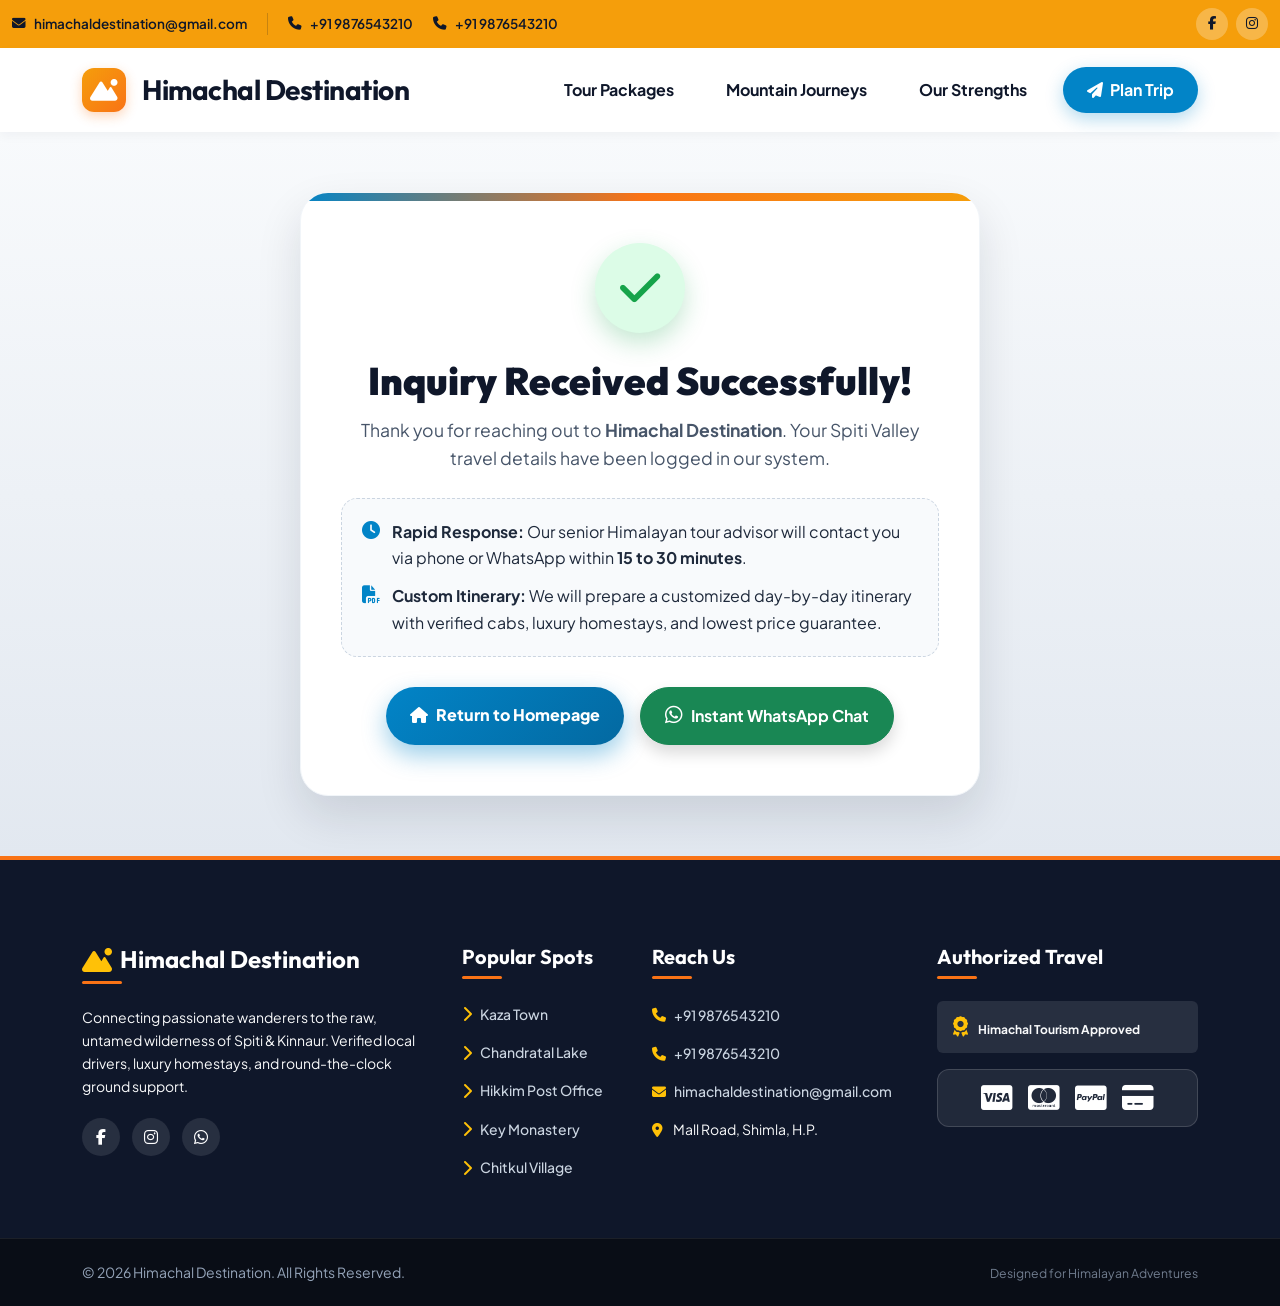
<file: thank-you.html>
<!DOCTYPE html>
<html lang="en">

<head>
    <meta charset="UTF-8" />
    <meta name="viewport" content="width=device-width, initial-scale=1.0" />
    <title>Thank You - Himachal Destination | Inquiry Received</title>
    <meta name="description" content="Thank you for inquiring with Himachal Destination. Our travel experts will contact you shortly with your customized Spiti Valley package.">
    <link rel="icon" href="./images/destination/spiti-monastery-2.jpg">

    <!-- Framework & Fonts Integration -->
    <link href="https://cdn.jsdelivr.net/npm/bootstrap@5.3.3/dist/css/bootstrap.min.css" rel="stylesheet">
    <link href="https://fonts.googleapis.com/css2?family=Outfit:wght@400;500;600;700;800;900&family=Plus+Jakarta+Sans:wght@400;500;600;700;800&display=swap" rel="stylesheet">
    <link rel="stylesheet" href="https://cdnjs.cloudflare.com/ajax/libs/font-awesome/6.5.1/css/all.min.css">

    <!-- Custom Theme Stylesheet -->
    <link rel="stylesheet" href="./css/style.css">

    <style>
        .thankyou-wrapper {
            min-height: 75vh;
            display: flex;
            align-items: center;
            justify-content: center;
            padding: 60px 20px;
            background: linear-gradient(180deg, #f8fafc 0%, #e2e8f0 100%);
        }

        .thankyou-card {
            background: #ffffff;
            border-radius: 28px;
            padding: 50px 40px;
            max-width: 680px;
            width: 100%;
            text-align: center;
            box-shadow: 0 20px 45px rgba(15, 23, 42, 0.12);
            border: 1px solid #f1f5f9;
            position: relative;
            overflow: hidden;
        }

        .thankyou-card::before {
            content: '';
            position: absolute;
            top: 0;
            left: 0;
            right: 0;
            height: 8px;
            background: linear-gradient(90deg, #0284c7, #f97316, #f59e0b);
        }

        .thankyou-icon {
            width: 90px;
            height: 90px;
            background: #dcfce7;
            color: #16a34a;
            border-radius: 50%;
            display: flex;
            align-items: center;
            justify-content: center;
            font-size: 46px;
            margin: 0 auto 25px;
            box-shadow: 0 10px 25px rgba(22, 163, 74, 0.25);
            animation: hdPopIn 0.6s cubic-bezier(0.34, 1.56, 0.64, 1) forwards;
        }

        @keyframes hdPopIn {
            0% { transform: scale(0); opacity: 0; }
            100% { transform: scale(1); opacity: 1; }
        }

        .thankyou-title {
            font-size: 2.4rem;
            font-weight: 900;
            color: #0f172a;
            margin-bottom: 12px;
        }

        .thankyou-subtitle {
            font-size: 1.1rem;
            color: #475569;
            margin-bottom: 25px;
            line-height: 1.6;
        }

        .info-box {
            background: #f8fafc;
            border-radius: 16px;
            padding: 20px;
            border: 1.5px dashed #cbd5e1;
            margin-bottom: 30px;
            text-align: left;
        }

        .info-box-item {
            display: flex;
            align-items: flex-start;
            gap: 12px;
            margin-bottom: 12px;
        }

        .info-box-item:last-child {
            margin-bottom: 0;
        }

        .info-box-item i {
            color: #0284c7;
            font-size: 18px;
            margin-top: 3px;
        }
    </style>
</head>

<body>

    <!-- Top Contact & Social Bar -->
    <div class="hd-top-bar">
        <div class="container hd-header-inner">
            <div class="hd-contact-info">
                <a href="mailto:himachaldestination@gmail.com" class="hd-divider">
                    <i class="fa-solid fa-envelope"></i> himachaldestination@gmail.com
                </a>
                <a href="tel:+919876543210">
                    <i class="fa-solid fa-phone"></i> +91 9876543210
                </a>
                <a href="tel:+919876543210" class="hd-hide-mobile">
                    <i class="fa-solid fa-phone"></i> +91 9876543210
                </a>
            </div>

            <div class="hd-social-links">
                <a href="https://www.facebook.com/people/HimachalDestination/61583162938375/" target="_blank" aria-label="Facebook Page">
                    <i class="fa-brands fa-facebook-f"></i>
                </a>
                <a href="https://www.instagram.com/himachal_destination" target="_blank" aria-label="Instagram Profile">
                    <i class="fa-brands fa-instagram"></i>
                </a>
            </div>
        </div>
    </div>

    <!-- Header Navigation -->
    <nav class="navbar navbar-expand-lg navbar-light" id="mainNavbar">
        <div class="container">
            <a class="navbar-brand fw-bold fs-3 text-dark d-flex align-items-center gap-3" href="index.html">
                <div class="hd-brand-emblem"><i class="fa-solid fa-mountain-sun"></i></div>
                <span>Himachal Destination</span>
            </a>
            <button class="navbar-toggler collapsed" type="button" data-bs-toggle="collapse" data-bs-target="#hdNavMenu" aria-label="Toggle navigation menu">
                <div class="hd-hamburger-icon">
                    <span></span>
                    <span></span>
                    <span></span>
                </div>
            </button>
            <div class="collapse navbar-collapse" id="hdNavMenu">
                <ul class="navbar-nav ms-auto mb-2 mb-lg-0 align-items-center">
                    <li class="nav-item"><a class="nav-link" href="index.html#packages">Tour Packages</a></li>
                    <li class="nav-item"><a class="nav-link" href="index.html#journey">Mountain Journeys</a></li>
                    <li class="nav-item"><a class="nav-link" href="index.html#choose">Our Strengths</a></li>
                    <li class="nav-item">
                        <a href="index.html#popupForm" class="nav-link hd-nav-cta-btn text-white">
                            <i class="fa-solid fa-paper-plane me-1"></i> Plan Trip
                        </a>
                    </li>
                </ul>
            </div>
        </div>
    </nav>

    <!-- Thank You Main Section -->
    <main class="thankyou-wrapper">
        <div class="thankyou-card">
            <div class="thankyou-icon">
                <i class="fa-solid fa-check"></i>
            </div>
            <h1 class="thankyou-title">Inquiry Received Successfully!</h1>
            <p class="thankyou-subtitle">
                Thank you for reaching out to <strong>Himachal Destination</strong>. Your Spiti Valley travel details have been logged in our system.
            </p>

            <div class="info-box">
                <div class="info-box-item">
                    <i class="fa-solid fa-clock"></i>
                    <div>
                        <strong>Rapid Response:</strong> Our senior Himalayan tour advisor will contact you via phone or WhatsApp within <strong>15 to 30 minutes</strong>.
                    </div>
                </div>
                <div class="info-box-item">
                    <i class="fa-solid fa-file-pdf"></i>
                    <div>
                        <strong>Custom Itinerary:</strong> We will prepare a customized day-by-day itinerary with verified cabs, luxury homestays, and lowest price guarantee.
                    </div>
                </div>
            </div>

            <div class="d-flex gap-3 justify-content-center flex-wrap">
                <a href="index.html" class="btn btn-custom px-4 py-3">
                    <i class="fa-solid fa-house me-2"></i>Return to Homepage
                </a>
                <a href="https://api.whatsapp.com/send?phone=+919816002003&text=Hello%20Himachal%20Destination,%20I%20just%20submitted%20an%20inquiry%20form%20on%20your%20website." target="_blank" class="btn btn-success rounded-pill px-4 py-3 fw-bold shadow">
                    <i class="fa-brands fa-whatsapp me-2 fs-5"></i>Instant WhatsApp Chat
                </a>
            </div>
        </div>
    </main>

    <!-- Footer Section -->
    <footer>
        <div class="container">
            <div class="row gy-4">
                <!-- Col 1: Brand Info -->
                <div class="col-lg-4 col-md-6">
                    <h3 class="fs-4 d-flex align-items-center gap-2 text-white fw-bold"><i class="fa-solid fa-mountain-sun text-warning"></i> Himachal Destination</h3>
                    <p class="small text-light opacity-85 mt-3">Connecting passionate wanderers to the raw, untamed wilderness of Spiti & Kinnaur. Verified local drivers, luxury homestays, and round-the-clock ground support.</p>
                    <div class="hd-footer-social">
                        <a href="https://www.facebook.com/people/HimachalDestination/61583162938375/" target="_blank" aria-label="Facebook"><i class="fa-brands fa-facebook-f"></i></a>
                        <a href="https://www.instagram.com/himachal_destination" target="_blank" aria-label="Instagram"><i class="fa-brands fa-instagram"></i></a>
                        <a href="https://api.whatsapp.com/send?phone=+919816002003" target="_blank" aria-label="WhatsApp"><i class="fa-brands fa-whatsapp"></i></a>
                    </div>
                </div>

                <!-- Col 2: Quick Links -->
                <div class="col-lg-2 col-md-6">
                    <h3 class="fs-5 text-white fw-bold">Popular Spots</h3>
                    <ul class="hd-footer-links">
                        <li><a href="index.html#packages"><i class="fa-solid fa-chevron-right fs-6 text-warning"></i> Kaza Town</a></li>
                        <li><a href="index.html#packages"><i class="fa-solid fa-chevron-right fs-6 text-warning"></i> Chandratal Lake</a></li>
                        <li><a href="index.html#packages"><i class="fa-solid fa-chevron-right fs-6 text-warning"></i> Hikkim Post Office</a></li>
                        <li><a href="index.html#packages"><i class="fa-solid fa-chevron-right fs-6 text-warning"></i> Key Monastery</a></li>
                        <li><a href="index.html#packages"><i class="fa-solid fa-chevron-right fs-6 text-warning"></i> Chitkul Village</a></li>
                    </ul>
                </div>

                <!-- Col 3: Contact Info -->
                <div class="col-lg-3 col-md-6">
                    <h3 class="fs-5 text-white fw-bold">Reach Us</h3>
                    <ul class="hd-footer-links">
                        <li><a href="tel:+919876543210"><i class="fa-solid fa-phone text-warning"></i> +91 9876543210</a></li>
                        <li><a href="tel:+919876543210"><i class="fa-solid fa-phone text-warning"></i> +91 9876543210</a></li>
                        <li><a href="mailto:himachaldestination@gmail.com"><i class="fa-solid fa-envelope text-warning"></i> himachaldestination@gmail.com</a></li>
                        <li><span class="small text-light opacity-85"><i class="fa-solid fa-location-dot text-warning me-2"></i> Mall Road, Shimla, H.P.</span></li>
                    </ul>
                </div>

                <!-- Col 4: Approval & Payments -->
                <div class="col-lg-3 col-md-6">
                    <h3 class="fs-5 text-white fw-bold">Authorized Travel</h3>
                    <div class="badge bg-light bg-opacity-10 text-light p-3 w-100 mb-3 text-start"><i class="fa-solid fa-award text-warning me-2 fs-5"></i> Himachal Tourism Approved</div>
                    <div class="hd-payment-badge">
                        <i class="fa-brands fa-cc-visa"></i>
                        <i class="fa-brands fa-cc-mastercard"></i>
                        <i class="fa-brands fa-cc-paypal"></i>
                        <i class="fa-solid fa-credit-card"></i>
                    </div>
                </div>
            </div>
        </div>
    </footer>

    <!-- Copyright -->
    <div class="copyright text-center">
        <div class="container d-flex flex-column flex-md-row justify-content-between align-items-center gap-2">
            <div>© 2026 Himachal Destination. All Rights Reserved.</div>
            <div class="small opacity-75">Designed for Himalayan Adventures</div>
        </div>
    </div>

    <!-- Bootstrap Bundle Script -->
    <script src="https://cdn.jsdelivr.net/npm/bootstrap@5.3.3/dist/js/bootstrap.bundle.min.js"></script>
</body>
</html>
</file>
<file: css/style.css>
/* ==========================================
   HIMACHAL DESTINATION - PREMIUM LUXURY STYLES
   Fonts: Outfit (Headings) & Plus Jakarta Sans (Body)
   ========================================== */

@import url('https://fonts.googleapis.com/css2?family=Outfit:wght@400;500;600;700;800;900&family=Plus+Jakarta+Sans:wght@400;500;600;700;800&display=swap');

:root {
    --hd-font-heading: 'Outfit', sans-serif;
    --hd-font-body: 'Plus Jakarta Sans', sans-serif;
    
    --hd-top-bg: #f59e0b;
    --hd-top-text: #0f172a;
    --hd-nav-bg: #ffffff;
    --hd-brand-dark: #0f172a;
    
    --hd-cyan-primary: #0284c7;
    --hd-cyan-hover: #0369a1;
    --hd-orange-accent: #f97316;
    --hd-orange-hover: #ea580c;
    
    --hd-bg-light: #f8fafc;
    --hd-card-bg: #ffffff;
    --hd-text-main: #1e293b;
    --hd-text-muted: #64748b;
    
    --hd-radius-sm: 10px;
    --hd-radius-md: 18px;
    --hd-radius-lg: 24px;
    --hd-radius-pill: 50px;
    
    --hd-shadow-sm: 0 4px 10px rgba(15, 23, 42, 0.04);
    --hd-shadow-md: 0 12px 30px rgba(15, 23, 42, 0.08);
    --hd-shadow-lg: 0 20px 40px rgba(15, 23, 42, 0.15);
    --hd-transition: all 0.3s cubic-bezier(0.4, 0, 0.2, 1);
}

/* Base Reset */
*, *::before, *::after {
    margin: 0;
    padding: 0;
    box-sizing: border-box;
}

body {
    font-family: var(--hd-font-body);
    line-height: 1.65;
    color: var(--hd-text-main);
    background-color: var(--hd-bg-light);
    overflow-x: hidden;
}

h1, h2, h3, h4, h5, h6, .navbar-brand {
    font-family: var(--hd-font-heading);
}

a {
    text-decoration: none;
    transition: var(--hd-transition);
}

/* Floating WhatsApp Widget */
.hd-whatsapp-widget {
    position: fixed;
    bottom: 25px;
    left: 20px;
    width: 60px;
    height: 60px;
    background: #25d366;
    border-radius: 50%;
    display: flex;
    align-items: center;
    justify-content: center;
    box-shadow: 0 10px 25px rgba(37, 211, 102, 0.45);
    z-index: 1000;
    transition: var(--hd-transition);
}

.hd-whatsapp-widget:hover {
    transform: scale(1.1) rotate(10deg);
}

.hd-whatsapp-widget i {
    color: #ffffff;
    font-size: 34px;
}

/* Top Navigation Contact Bar (Bright Warm Amber) */
.hd-top-bar {
    background-color: var(--hd-top-bg);
    color: var(--hd-top-text);
    padding: 8px 0;
    font-size: 13.5px;
    font-weight: 600;
}

.hd-header-inner {
    max-width: 1280px;
    margin: auto;
    display: flex;
    align-items: center;
    justify-content: space-between;
}

.hd-contact-info {
    display: flex;
    gap: 20px;
    align-items: center;
}

.hd-contact-info a {
    color: var(--hd-top-text);
    display: flex;
    align-items: center;
    gap: 8px;
}

.hd-contact-info a i {
    color: #0f172a;
}

.hd-contact-info a.hd-divider {
    border-right: 1px solid rgba(15, 23, 42, 0.2);
    padding-right: 20px;
}

.hd-social-links {
    display: flex;
    gap: 8px;
}

.hd-social-links a {
    color: var(--hd-top-text);
    width: 32px;
    height: 32px;
    border-radius: 50%;
    background: rgba(255, 255, 255, 0.25);
    display: flex;
    align-items: center;
    justify-content: center;
    transition: var(--hd-transition);
}

.hd-social-links a:hover {
    background: #ffffff;
    transform: translateY(-2px);
}

/* Primary Header Navigation (Crisp White Glass) */
.navbar {
    background: var(--hd-nav-bg);
    position: sticky;
    top: 0;
    z-index: 100;
    padding: 14px 0;
    box-shadow: var(--hd-shadow-sm);
    transition: var(--hd-transition);
}

.navbar.scrolled {
    padding: 10px 0;
    box-shadow: var(--hd-shadow-md);
}

.navbar-brand {
    color: var(--hd-brand-dark) !important;
    font-weight: 800;
    letter-spacing: -0.5px;
}

.hd-brand-emblem {
    width: 44px;
    height: 44px;
    background: linear-gradient(135deg, #f59e0b, #f97316);
    border-radius: 12px;
    display: flex;
    align-items: center;
    justify-content: center;
    color: #ffffff;
    font-size: 22px;
    box-shadow: 0 4px 12px rgba(249, 115, 22, 0.3);
}

.nav-link {
    color: var(--hd-brand-dark) !important;
    font-weight: 700;
    margin-left: 20px;
    position: relative;
    padding: 8px 16px !important;
    border-radius: 50px;
    transition: var(--hd-transition);
}

.nav-link:hover,
.nav-link.active {
    background: var(--hd-bg-light);
    color: var(--hd-cyan-primary) !important;
}

.hd-nav-cta-btn {
    background: var(--hd-cyan-primary) !important;
    color: #ffffff !important;
    padding: 10px 24px !important;
    border-radius: 50px;
    font-weight: 700;
    margin-left: 20px;
    box-shadow: 0 6px 18px rgba(2, 132, 199, 0.3);
}

.hd-nav-cta-btn:hover {
    background: var(--hd-cyan-hover) !important;
    transform: translateY(-2px);
}

/* Custom Animated Morphing Navbar Toggler Button */
.navbar-toggler {
    border: 2px solid #e2e8f0 !important;
    background: #f8fafc;
    border-radius: 12px;
    padding: 10px 12px;
    box-shadow: var(--hd-shadow-sm);
    transition: var(--hd-transition);
    cursor: pointer;
}

.navbar-toggler:focus {
    box-shadow: 0 0 0 3px rgba(2, 132, 199, 0.2) !important;
    outline: none;
}

.navbar-toggler:hover {
    background: #ffffff;
    border-color: var(--hd-cyan-primary) !important;
}

.hd-hamburger-icon {
    width: 22px;
    height: 18px;
    position: relative;
    display: flex;
    flex-direction: column;
    justify-content: space-between;
}

.hd-hamburger-icon span {
    display: block;
    width: 100%;
    height: 2.5px;
    background-color: var(--hd-brand-dark);
    border-radius: 4px;
    transition: all 0.35s cubic-bezier(0.4, 0, 0.2, 1);
}

/* Morphing to 'X' animation when open */
.navbar-toggler:not(.collapsed) .hd-hamburger-icon span:nth-child(1) {
    transform: translateY(7.75px) rotate(45deg);
    background-color: var(--hd-orange-accent);
}

.navbar-toggler:not(.collapsed) .hd-hamburger-icon span:nth-child(2) {
    opacity: 0;
    transform: scaleX(0);
}

.navbar-toggler:not(.collapsed) .hd-hamburger-icon span:nth-child(3) {
    transform: translateY(-7.75px) rotate(-45deg);
    background-color: var(--hd-orange-accent);
}

/* Mobile Responsiveness for Top Header & Navbar */
@media (max-width: 991px) {
    .navbar-collapse {
        background: #ffffff;
        padding: 20px;
        border-radius: 18px;
        margin-top: 15px;
        box-shadow: 0 15px 35px rgba(15, 23, 42, 0.15);
        border: 1px solid #e2e8f0;
    }

    .nav-link {
        margin-left: 0 !important;
        margin-bottom: 8px;
        padding: 10px 18px !important;
        text-align: left;
    }

    .hd-nav-cta-btn {
        margin-left: 0 !important;
        margin-top: 10px !important;
        display: block;
        text-align: center;
    }
}
@media (max-width: 768px) {
    .hd-header-inner {
        flex-direction: column;
        gap: 6px;
        text-align: center;
    }

    .hd-contact-info {
        flex-wrap: wrap;
        justify-content: center;
        gap: 12px;
        font-size: 12px;
    }

    .hd-contact-info a.hd-divider {
        border-right: none;
        padding-right: 0;
    }

    .hd-social-links {
        justify-content: center;
    }

    .navbar-brand span {
        font-size: 1.3rem;
    }

    .hd-nav-cta-btn {
        margin-left: 0;
        margin-top: 12px;
        width: 100%;
        text-align: center;
    }
}

@media (max-width: 576px) {
    .hd-top-bar {
        padding: 6px 0;
        font-size: 11.5px;
    }

    .hd-contact-info a.hd-hide-mobile {
        display: none !important;
    }
}

/* Hero Section Framework */
.hero {
    min-height: 86vh;
    background: linear-gradient(180deg, rgba(15, 23, 42, 0.65) 0%, rgba(15, 23, 42, 0.45) 100%), 
                url('../images/destination/spiti-banner.jpg') center/cover no-repeat;
    color: #ffffff;
    position: relative;
    padding: 60px 0;
}

.hero h1 {
    font-size: clamp(2.6rem, 5.5vw, 4.2rem);
    font-weight: 900;
    letter-spacing: -1px;
    line-height: 1.1;
    color: #ffffff;
    text-shadow: 0 4px 12px rgba(0,0,0,0.3);
}

.main-location {
    background: rgba(0, 0, 0, 0.55);
    backdrop-filter: blur(10px);
    padding: 12px 22px;
    border-radius: 12px;
    display: inline-block;
    margin-top: 15px;
    border: 1px solid rgba(255, 255, 255, 0.2);
    text-align: center;
}

.main-location span {
    margin: 0 10px;
    font-weight: 700;
    color: #38bdf8;
}

.btn-custom {
    background: linear-gradient(135deg, var(--hd-cyan-primary), var(--hd-cyan-hover));
    color: #ffffff;
    border-radius: var(--hd-radius-pill);
    padding: 15px 38px;
    font-weight: 800;
    font-size: 16px;
    box-shadow: 0 10px 25px rgba(2, 132, 199, 0.4);
    display: inline-block;
    border: none;
}

.btn-custom:hover {
    transform: translateY(-3px);
    box-shadow: 0 15px 30px rgba(2, 132, 199, 0.6);
    color: #ffffff;
}

/* Promotional Attention Tags (Blinking Orange) */
.hd-promo-tag {
    background: linear-gradient(135deg, var(--hd-orange-accent), var(--hd-orange-hover));
    color: #ffffff;
    padding: 11px 22px;
    border-radius: 12px;
    font-weight: 800;
    text-align: center;
    margin-bottom: 18px;
    font-size: 13.5px;
    text-transform: uppercase;
    letter-spacing: 0.5px;
    box-shadow: 0 6px 16px rgba(249, 115, 22, 0.35);
    animation: hdPulseGlow 1.4s infinite alternate;
    display: inline-block;
    width: auto;
}

.hd-booking-card .hd-promo-tag,
.modal-body .hd-promo-tag {
    display: block;
    width: 100%;
}

@keyframes hdPulseGlow {
    0% {
        opacity: 1;
        transform: scale(1);
    }
    50% {
        opacity: 0.85;
        transform: scale(1.02);
    }
    100% {
        opacity: 1;
        transform: scale(1);
    }
}

/* Booking Cards & Modal Elements */
.hd-booking-card, .modal-content {
    background: #ffffff;
    padding: 32px;
    border-radius: 24px !important;
    box-shadow: 0 20px 45px rgba(15, 23, 42, 0.18);
    border: none;
    color: var(--hd-text-main);
}

.form-subtitle {
    font-size: 14px;
    color: var(--hd-text-muted);
    margin-bottom: 20px;
}

.form-control,
.form-select {
    margin-bottom: 16px;
    height: 50px;
    font-size: 15px;
    border-radius: 12px !important;
    border: 1.5px solid #e2e8f0;
    padding: 0 18px;
    font-weight: 500;
}

.form-control:focus,
.form-select:focus {
    border-color: var(--hd-cyan-primary);
    box-shadow: 0 0 0 3px rgba(2, 132, 199, 0.15);
}

.hd-booking-card button, .modal-body button {
    height: 52px;
    font-weight: 800;
    background: linear-gradient(135deg, var(--hd-orange-accent), var(--hd-orange-hover));
    border: none;
    border-radius: var(--hd-radius-pill) !important;
    color: #ffffff;
    font-size: 16px;
    box-shadow: 0 10px 25px rgba(249, 115, 22, 0.4);
}

.hd-booking-card button:hover, .modal-body button:hover {
    transform: translateY(-2px);
    box-shadow: 0 12px 28px rgba(249, 115, 22, 0.55);
}

/* Tour Packages Cards Architecture */
.hd-tour-card {
    border-radius: 20px;
    overflow: hidden;
    background: #ffffff;
    box-shadow: var(--hd-shadow-md);
    transition: var(--hd-transition);
    border: 1px solid #f1f5f9;
    height: 100%;
    display: flex;
    flex-direction: column;
}

.hd-tour-card:hover {
    transform: translateY(-8px);
    box-shadow: var(--hd-shadow-lg);
}

.hd-card-banner {
    position: relative;
    overflow: hidden;
}

.hd-card-banner img {
    width: 100%;
    height: 240px;
    object-fit: cover;
    transition: transform 0.5s ease;
}

.hd-tour-card:hover .hd-card-banner img {
    transform: scale(1.06);
}

.hd-duration-chip {
    position: absolute;
    top: 15px;
    left: 15px;
    background: rgba(15, 23, 42, 0.85);
    backdrop-filter: blur(6px);
    color: #ffffff;
    padding: 6px 14px;
    border-radius: var(--hd-radius-pill);
    font-size: 12px;
    font-weight: 700;
    z-index: 2;
}

.hd-discount-tag {
    position: absolute;
    top: 15px;
    right: 15px;
    background: var(--hd-orange-accent);
    color: #ffffff;
    padding: 6px 14px;
    border-radius: var(--hd-radius-pill);
    font-size: 12px;
    font-weight: 800;
    z-index: 2;
}

.hd-card-content {
    padding: 24px;
    display: flex;
    flex-direction: column;
    flex-grow: 1;
}

.rating {
    color: #f59e0b;
    font-size: 13px;
}

.hd-destination-badge {
    background: #e0f2fe;
    color: #0369a1;
    padding: 4px 12px;
    font-size: 12px;
    border-radius: var(--hd-radius-pill);
    font-weight: 700;
}

.hd-tour-title {
    font-size: 1.25rem;
    font-weight: 800;
    color: var(--hd-brand-dark);
    margin: 10px 0;
}

.hd-tour-summary {
    font-size: 14px;
    color: var(--hd-text-muted);
    margin-bottom: 15px;
}

/* Itinerary Accordion Mechanics */
.hd-itinerary-accordion {
    background: #f8fafc;
    border-radius: 14px;
    padding: 12px 16px;
    font-size: 13px;
    border: 1px solid #e2e8f0;
    margin-bottom: 15px;
}

.hd-itinerary-step {
    position: relative;
    padding-left: 14px;
    margin-bottom: 4px;
}

.hd-itinerary-step::before {
    content: "•";
    position: absolute;
    left: 0;
    color: var(--hd-cyan-primary);
    font-weight: bold;
}

.hd-itinerary-collapse {
    max-height: 0;
    overflow: hidden;
    opacity: 0;
    transition: all 0.35s cubic-bezier(0.4, 0, 0.2, 1);
}

.hd-itinerary-accordion.expanded .hd-itinerary-collapse {
    max-height: 500px;
    opacity: 1;
    margin-top: 4px;
}

.hd-accordion-btn {
    background: none;
    border: none;
    color: var(--hd-cyan-primary);
    font-size: 13px;
    font-weight: 700;
    padding: 6px 0 0;
    cursor: pointer;
}

.hd-accordion-btn:hover {
    color: var(--hd-cyan-hover);
    text-decoration: underline;
}

.hd-tour-price {
    font-size: 1.4rem;
    color: var(--hd-orange-accent);
}

.btn-dark {
    background: var(--hd-brand-dark);
    color: #ffffff;
    border-radius: 12px;
    font-weight: 700;
    padding: 12px;
    border: none;
}

.btn-dark:hover {
    background: var(--hd-cyan-primary);
    color: #ffffff;
}

.hd-action-group {
    display: flex;
    gap: 12px;
}

.hd-action-item {
    flex: 1;
    background: #f8fafc;
    border-radius: 12px;
    padding: 8px 12px;
    text-align: center;
    border: 1px solid #e2e8f0;
}

.hd-action-item:hover {
    background: var(--hd-cyan-primary);
    border-color: var(--hd-cyan-primary);
}

.hd-action-item:hover a {
    color: #ffffff !important;
}

.hd-action-item a {
    color: var(--hd-brand-dark);
    font-weight: 700;
    font-size: 13px;
    display: flex;
    align-items: center;
    justify-content: center;
    gap: 6px;
}

/* Call To Action Banner */
.hd-banner-cta {
    background: linear-gradient(135deg, rgba(15, 23, 42, 0.92), rgba(15, 23, 42, 0.88)),
                url('../images/destination/spiti-banner.jpg') center/cover fixed no-repeat;
    color: #ffffff;
    padding: 80px 0;
}

.cta-title {
    font-size: 2.6rem;
    font-weight: 900;
}

.btn-cta-primary {
    background: var(--hd-orange-accent);
    color: #ffffff;
    padding: 14px 34px;
    border-radius: var(--hd-radius-pill);
    font-weight: 800;
    box-shadow: 0 10px 25px rgba(249, 115, 22, 0.4);
}

.btn-cta-primary:hover {
    color: #ffffff;
    background: var(--hd-orange-hover);
    transform: translateY(-3px);
}

.btn-cta-outline {
    border: 2px solid rgba(255, 255, 255, 0.4);
    color: #ffffff;
    padding: 14px 34px;
    border-radius: var(--hd-radius-pill);
    font-weight: 800;
}

.btn-cta-outline:hover {
    background: rgba(255, 255, 255, 0.15);
    color: #ffffff;
}

/* Features Grid */
#choose {
    padding: 90px 0;
    background: #ffffff;
}

.hd-feature-box {
    background: var(--hd-bg-light);
    padding: 35px 25px;
    border-radius: var(--hd-radius-md);
    height: 100%;
    text-align: center;
    border: 1px solid #f1f5f9;
}

.hd-feature-box:hover {
    background: #ffffff;
    transform: translateY(-8px);
    box-shadow: var(--hd-shadow-lg);
}

.icon-wrapper {
    width: 72px;
    height: 72px;
    background: #e0f2fe;
    color: var(--hd-cyan-primary);
    border-radius: 50%;
    display: flex;
    align-items: center;
    justify-content: center;
    font-size: 1.8rem;
    margin: 0 auto 20px;
    transition: all 0.4s ease;
}

.hd-feature-box:hover .icon-wrapper {
    background: linear-gradient(135deg, var(--hd-orange-accent), #ea580c);
    color: #ffffff;
    animation: hdIconSpin 0.7s cubic-bezier(0.4, 0, 0.2, 1) forwards;
    box-shadow: 0 10px 22px rgba(249, 115, 22, 0.45);
}

@keyframes hdIconSpin {
    0% {
        transform: rotate(0deg) scale(1);
    }
    50% {
        transform: rotate(180deg) scale(1.25);
    }
    100% {
        transform: rotate(360deg) scale(1.12);
    }
}

/* Reviews Section */
.hd-reviews-section {
    padding: 90px 0;
    background: var(--hd-bg-light);
}

.hd-review-card {
    background: #ffffff;
    border-radius: var(--hd-radius-md);
    padding: 35px;
    box-shadow: var(--hd-shadow-md);
    border: 1px solid #f1f5f9;
    height: 100%;
}

.hd-slider-nav {
    width: 45px;
    height: 45px;
    border-radius: 50%;
    border: 2px solid var(--hd-cyan-primary);
    color: var(--hd-cyan-primary);
    background: transparent;
    display: inline-flex;
    align-items: center;
    justify-content: center;
}

.hd-slider-nav:hover {
    background: var(--hd-cyan-primary);
    color: #ffffff;
    transform: scale(1.08);
}

/* Footer & Premium Credits */
footer {
    background: #0f172a;
    color: #cbd5e1;
    padding: 85px 0 45px;
    border-top: 4px solid var(--hd-orange-accent);
}

footer h3 {
    color: #ffffff;
    font-weight: 800;
    margin-bottom: 22px;
    position: relative;
    padding-bottom: 10px;
}

footer h3::after {
    content: '';
    position: absolute;
    left: 0;
    bottom: 0;
    width: 40px;
    height: 3px;
    background: var(--hd-orange-accent);
    border-radius: 2px;
}

footer ul.hd-footer-links {
    list-style: none;
    padding: 0;
    margin: 0;
}

footer ul.hd-footer-links li {
    margin-bottom: 12px;
}

footer ul.hd-footer-links a {
    color: #cbd5e1;
    font-size: 14px;
    font-weight: 500;
    display: inline-flex;
    align-items: center;
    gap: 8px;
}

footer ul.hd-footer-links a:hover {
    color: var(--hd-cyan-primary);
    transform: translateX(5px);
}

.hd-footer-social {
    display: flex;
    gap: 12px;
    margin-top: 20px;
}

.hd-footer-social a {
    width: 38px;
    height: 38px;
    border-radius: 50%;
    background: rgba(255, 255, 255, 0.1);
    color: #ffffff;
    display: flex;
    align-items: center;
    justify-content: center;
}

.hd-footer-social a:hover {
    background: var(--hd-orange-accent);
    transform: translateY(-3px);
}

.hd-payment-badge {
    background: rgba(255, 255, 255, 0.08);
    border: 1px solid rgba(255, 255, 255, 0.15);
    border-radius: 12px;
    padding: 14px;
    display: flex;
    gap: 15px;
    align-items: center;
    justify-content: center;
    font-size: 28px;
    color: #ffffff;
}

.copyright {
    background: #090d16;
    color: #94a3b8;
    padding: 22px 0;
    font-size: 14px;
    border-top: 1px solid rgba(255, 255, 255, 0.08);
}
</file>
